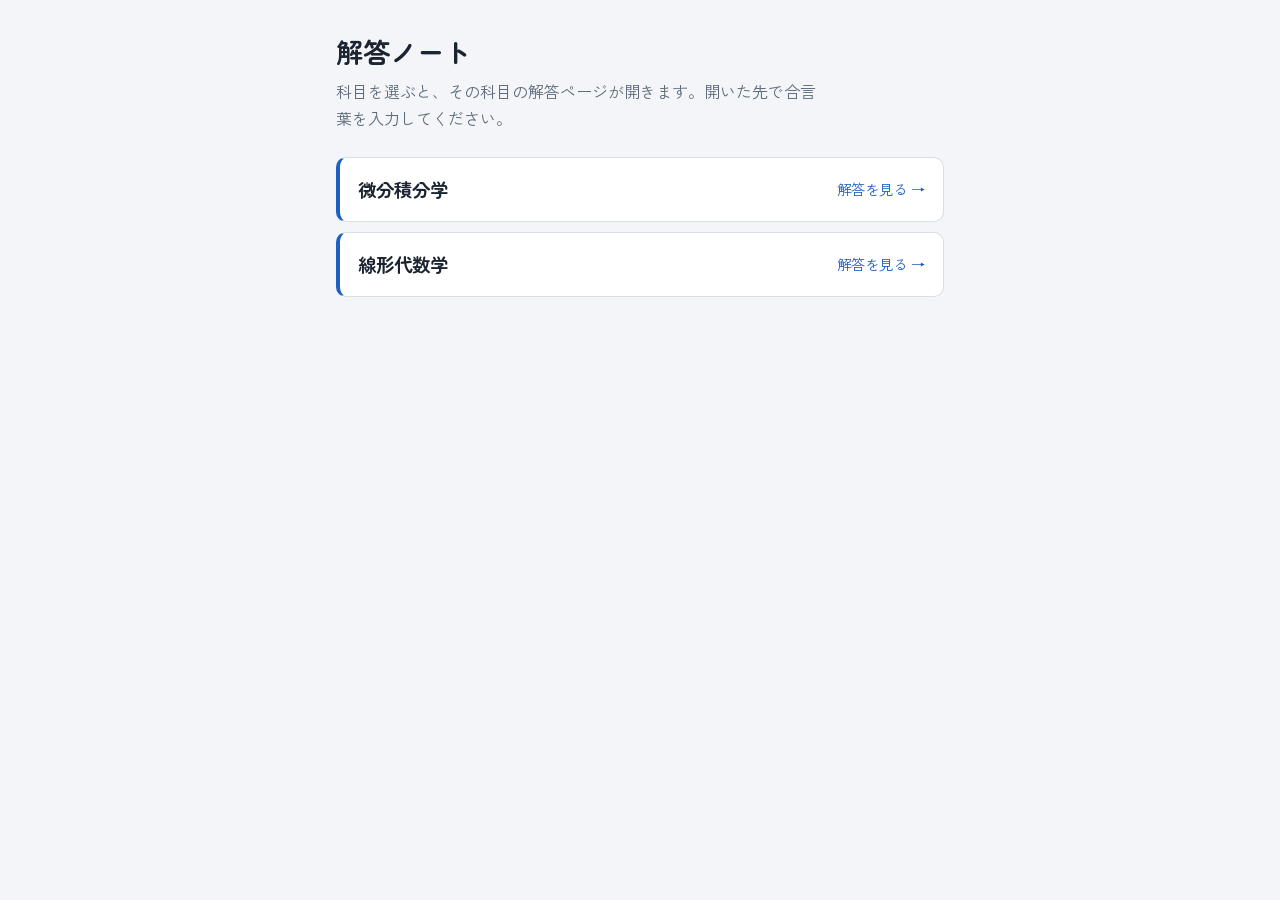
<file: index.html>
<!DOCTYPE html>
<html lang="ja">
<head>
<meta charset="utf-8">
<meta name="viewport" content="width=device-width, initial-scale=1">
<title>解答ノート</title>
<link rel="preconnect" href="https://fonts.googleapis.com">
<link rel="preconnect" href="https://fonts.gstatic.com" crossorigin>
<link href="https://fonts.googleapis.com/css2?family=Zen+Kaku+Gothic+New:wght@400;500;700&family=Zen+Maru+Gothic:wght@500;700&display=swap" rel="stylesheet">
<link rel="stylesheet" href="assets/style.css">
</head>
<body>
<div class="page">
  <h1>解答ノート</h1>
  <p class="lead">科目を選ぶと、その科目の解答ページが開きます。開いた先で合言葉を入力してください。</p>
  <ul class="subjects" id="list">
    <li class="empty">読み込み中…</li>
  </ul>
</div>
<script src="assets/common.js"></script>
<script>
(function () {
  "use strict";
  var h = NK.h, list = document.getElementById("list");

  function show(items) {
    list.textContent = "";
    if (!items.length) {
      list.appendChild(h("li", { class: "empty", text: "まだ科目が登録されていません。" }));
      return;
    }
    items.forEach(function (s) {
      list.appendChild(h("li", { class: "subject" },
        h("a", { href: "subject.html?s=" + encodeURIComponent(s.id) },
          h("span", { class: "name", text: s.name }),
          h("span", { class: "go", text: "解答を見る →" }))));
    });
  }

  if (!NK.supported()) {
    list.textContent = "";
    list.appendChild(h("li", { class: "empty", text: "このブラウザでは表示できません。Chrome、Safari、Edge などの新しいブラウザで開いてください。" }));
    return;
  }
  NK.loadSubjects().then(show, function () { show([]); });
})();
</script>
</body>
</html>
</file>
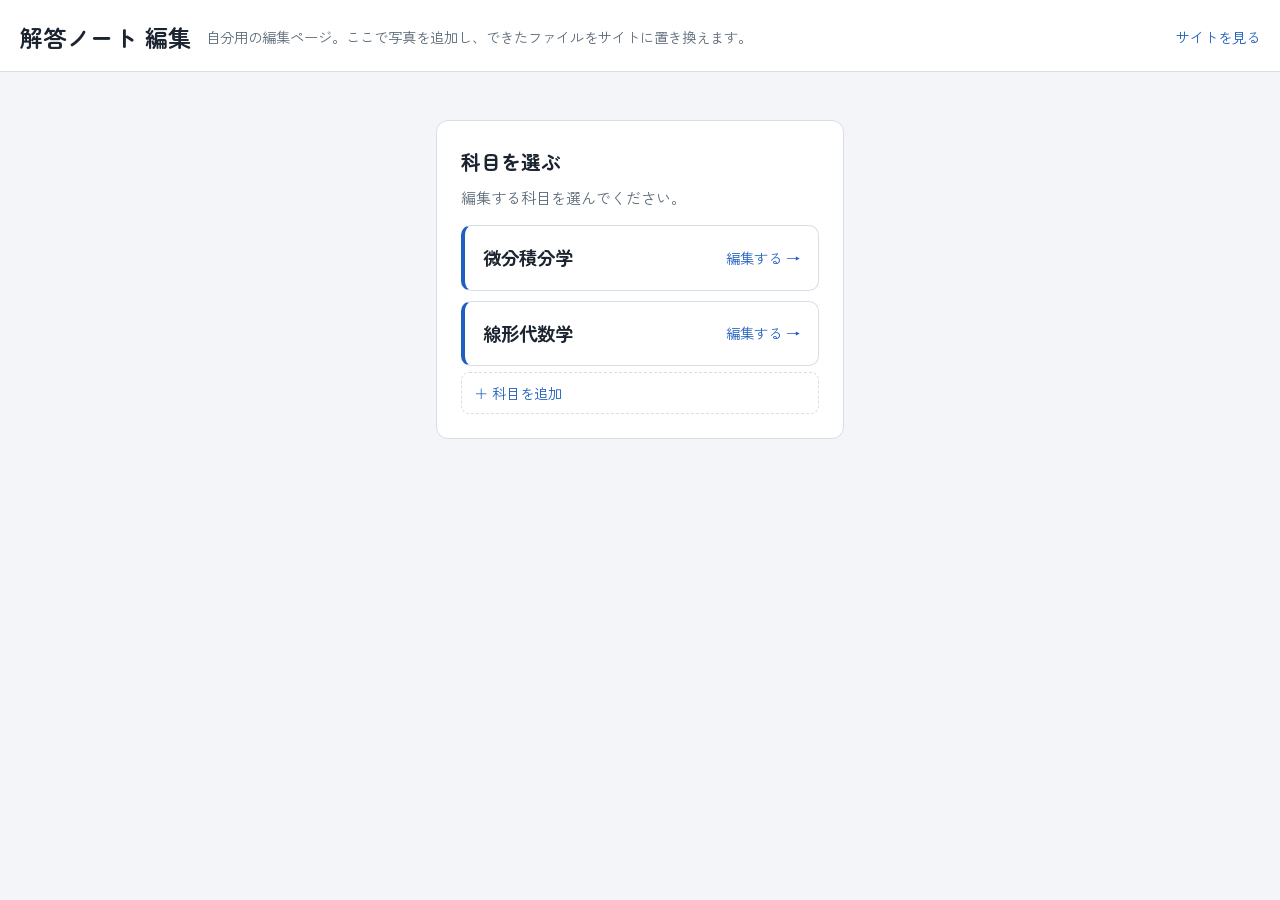
<file: editor.html>
<!DOCTYPE html>
<html lang="ja">
<head>
<meta charset="utf-8">
<meta name="viewport" content="width=device-width, initial-scale=1">
<title>解答ノート 編集</title>
<link rel="preconnect" href="https://fonts.googleapis.com">
<link rel="preconnect" href="https://fonts.gstatic.com" crossorigin>
<link href="https://fonts.googleapis.com/css2?family=Zen+Kaku+Gothic+New:wght@400;500;700&family=Zen+Maru+Gothic:wght@500;700&display=swap" rel="stylesheet">
<link rel="stylesheet" href="assets/style.css">
</head>
<body>
<header class="top">
  <h1 id="title">解答ノート 編集</h1>
  <p>自分用の編集ページ。ここで写真を追加し、できたファイルをサイトに置き換えます。</p>
  <span class="tag" id="tag" hidden>編集中</span>
  <a class="home" href="index.html">サイトを見る</a>
</header>

<div class="gate" id="gate"></div>

<div class="shell" id="shell" hidden>
  <div>
    <button class="navtoggle" id="navtoggle" type="button" aria-expanded="false" aria-controls="nav">
      <span id="navlabel">単元</span><span>切り替える</span>
    </button>
    <nav id="nav" aria-label="単元"></nav>
  </div>
  <main id="main"></main>
</div>

<input type="file" id="pick" accept="image/*" hidden>

<script src="assets/common.js"></script>
<script src="assets/zip.js"></script>
<script src="assets/editor.js"></script>
</body>
</html>
</file>
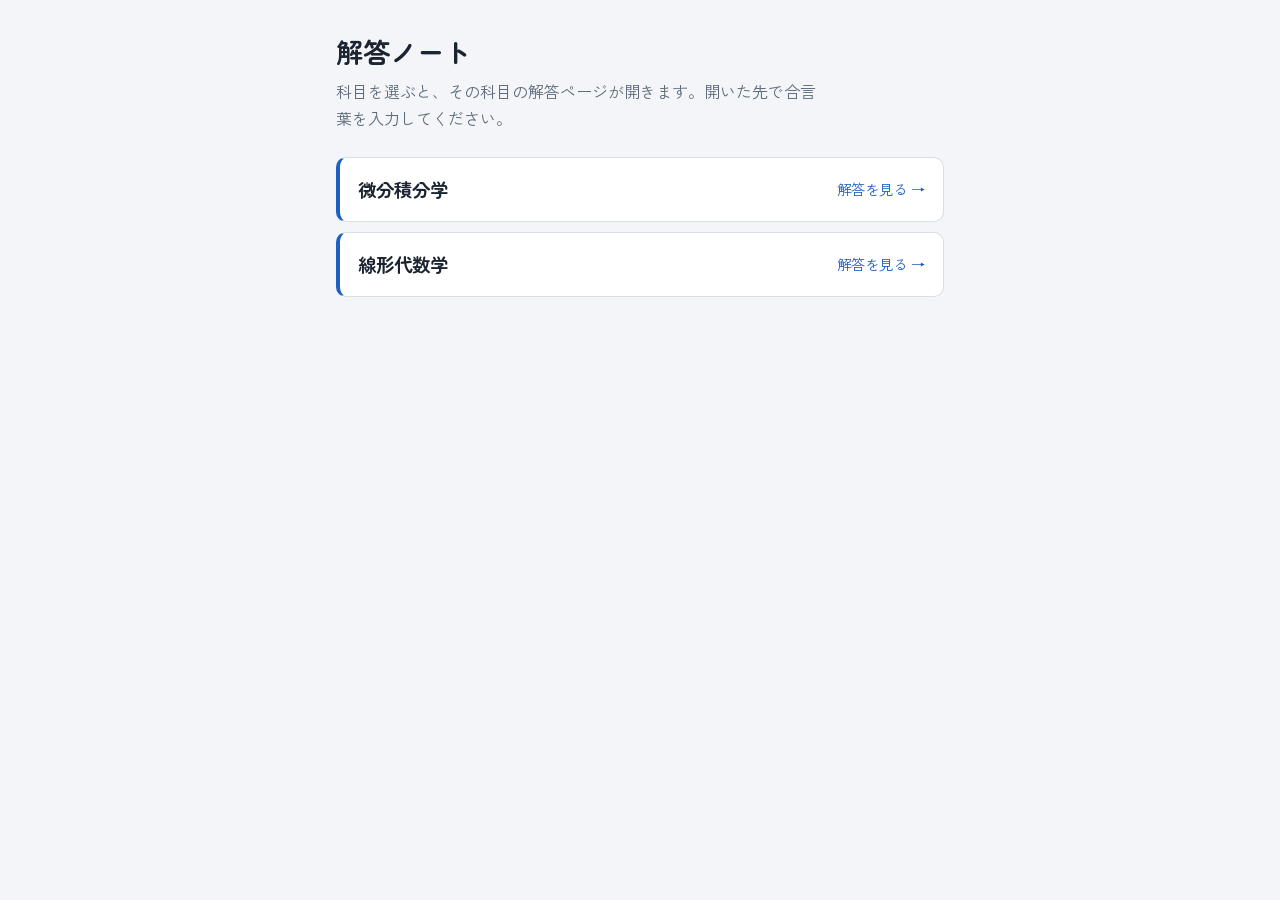
<file: subject.html>
<!DOCTYPE html>
<html lang="ja">
<head>
<meta charset="utf-8">
<meta name="viewport" content="width=device-width, initial-scale=1">
<title>解答ノート</title>
<link rel="preconnect" href="https://fonts.googleapis.com">
<link rel="preconnect" href="https://fonts.gstatic.com" crossorigin>
<link href="https://fonts.googleapis.com/css2?family=Zen+Kaku+Gothic+New:wght@400;500;700&family=Zen+Maru+Gothic:wght@500;700&display=swap" rel="stylesheet">
<link rel="stylesheet" href="assets/style.css">
</head>
<body>
<header class="top">
  <h1 id="title">解答ノート</h1>
  <p>単元ごとの解答写真。合言葉を知っている人だけが見られます。</p>
  <a class="home" href="index.html">← 科目一覧へ</a>
</header>

<div class="gate" id="gate"></div>

<div class="shell" id="shell" hidden>
  <div>
    <button class="navtoggle" id="navtoggle" type="button" aria-expanded="false" aria-controls="nav">
      <span id="navlabel">単元</span><span>切り替える</span>
    </button>
    <nav id="nav" aria-label="単元"></nav>
  </div>
  <main id="main"></main>
</div>

<script src="assets/common.js"></script>
<script src="assets/reader.js"></script>
</body>
</html>
</file>
<file: assets/style.css>
/* 解答ノート — 配色はノートの紙に青ボールペン（操作）と赤ペン（修正あり）。
   レイアウト: 科目ページは左に単元の目次、右に解答を縦に並べる。 */
:root{
  --bg:#f3f5f8;
  --surface:#ffffff;
  --ink:#1b2430;
  --muted:#5d6b7a;
  --line:#d8dee6;
  --accent:#1f5fbf;
  --accent-soft:#e6eefb;
  --mark:#c4352b;
  --mark-soft:#fbe9e7;
  --font-display:"Zen Maru Gothic","Hiragino Maru Gothic ProN","Yu Gothic",sans-serif;
  --font-body:"Zen Kaku Gothic New","Hiragino Kaku Gothic ProN","Yu Gothic","Meiryo",sans-serif;
  color-scheme:light;
}
@media (prefers-color-scheme: dark){
  :root:not([data-theme="light"]){
    --bg:#12161c;--surface:#1a2029;--ink:#e6ebf1;--muted:#97a4b3;--line:#2d3743;
    --accent:#77adff;--accent-soft:#1d2c44;--mark:#ff8376;--mark-soft:#3a211f;
    color-scheme:dark;
  }
}
:root[data-theme="dark"]{
  --bg:#12161c;--surface:#1a2029;--ink:#e6ebf1;--muted:#97a4b3;--line:#2d3743;
  --accent:#77adff;--accent-soft:#1d2c44;--mark:#ff8376;--mark-soft:#3a211f;
  color-scheme:dark;
}
*{box-sizing:border-box}
html,body{margin:0}
body{background:var(--bg);color:var(--ink);font-family:var(--font-body);font-size:16px;line-height:1.7}
button,input,textarea{font:inherit;color:inherit}
button{cursor:pointer}
a{color:var(--accent)}
:focus-visible{outline:2px solid var(--accent);outline-offset:2px}
[hidden]{display:none !important}

/* ヘッダー */
.top{display:flex;flex-wrap:wrap;align-items:center;gap:6px 14px;padding:18px 20px 14px;border-bottom:1px solid var(--line);background:var(--surface)}
.top h1{font-family:var(--font-display);font-size:1.45rem;margin:0;letter-spacing:.02em}
.top p{margin:0;color:var(--muted);font-size:.9rem;flex:1 1 220px}
.top .home{font-size:.9rem;text-decoration:none;white-space:nowrap}
.tag{font-size:.8rem;padding:2px 10px;border-radius:999px;border:1px solid var(--accent);color:var(--accent);white-space:nowrap}
.tag.warn{border-color:var(--mark);color:var(--mark)}

/* ホーム（科目一覧） */
.page{max-width:640px;margin:0 auto;padding:28px 16px 48px}
.page h1{font-family:var(--font-display);font-size:1.7rem;margin:0 0 4px}
.lead{margin:0 0 24px;color:var(--muted);max-width:60ch}
.subjects{list-style:none;margin:0;padding:0;display:flex;flex-direction:column;gap:10px}
.subject{background:var(--surface);border:1px solid var(--line);border-left:4px solid var(--accent);border-radius:10px}
.subject a{display:flex;align-items:center;gap:12px;padding:16px 18px;color:inherit;text-decoration:none}
.subject a:hover{background:var(--accent-soft);border-radius:0 10px 10px 0}
.subject .name{flex:1;min-width:0;font-family:var(--font-display);font-size:1.15rem;font-weight:700;overflow-wrap:anywhere}
.subject .go{color:var(--accent);font-size:.9rem;white-space:nowrap}

/* 合言葉の入力 */
.gate{max-width:440px;margin:48px auto;padding:0 16px}
.gate .card{background:var(--surface);border:1px solid var(--line);border-radius:12px;padding:24px}
.gate h2{font-family:var(--font-display);font-size:1.25rem;margin:0 0 6px}
.gate p{margin:0 0 14px;color:var(--muted);font-size:.95rem}
.gate .err{color:var(--mark);font-weight:700;margin:10px 0 0;min-height:1.7em}

/* 科目ページ本体 */
.shell{display:grid;grid-template-columns:260px minmax(0,1fr);gap:24px;max-width:1180px;margin:0 auto;padding:20px}
.navtoggle{display:none}
.course-head{display:flex;align-items:center;gap:4px;padding:0 4px 4px;border-bottom:2px solid var(--ink)}
.course-head h2{font-family:var(--font-display);font-size:1rem;margin:0;flex:1;min-width:0}
.units{list-style:none;margin:6px 0 0;padding:0;display:flex;flex-direction:column;gap:2px}
.unit{width:100%;display:flex;align-items:center;gap:8px;text-align:left;background:none;border:0;border-radius:6px;padding:7px 10px}
.unit:hover{background:var(--accent-soft)}
.unit[aria-current="true"]{background:var(--accent);color:var(--surface);font-weight:700}
.unit .name{flex:1;min-width:0;overflow-wrap:anywhere}
.unit .n{font-size:.8rem;font-variant-numeric:tabular-nums;opacity:.75}
.unit .new{font-size:.7rem;font-weight:700;color:var(--mark);background:var(--mark-soft);border-radius:999px;padding:0 7px}
.unit[aria-current="true"] .new{background:var(--surface)}
.side-tools{margin-top:22px;padding-top:12px;border-top:1px solid var(--line);display:flex;flex-direction:column;gap:6px;align-items:flex-start}
.meter{font-size:.82rem;color:var(--muted);font-variant-numeric:tabular-nums;width:100%}

.unit-title{display:flex;flex-wrap:wrap;align-items:flex-end;gap:10px 16px;margin-bottom:16px}
.unit-title .crumb{font-size:.85rem;color:var(--muted);margin:0}
.unit-title h2{font-family:var(--font-display);font-size:1.6rem;line-height:1.3;margin:0;text-wrap:balance}
.unit-title .grow{flex:1 1 260px;min-width:0}
.meta{font-size:.85rem;color:var(--muted);font-variant-numeric:tabular-nums;margin:2px 0 0}

.answers{display:flex;flex-direction:column;gap:20px}
.answer{background:var(--surface);border:1px solid var(--line);border-radius:10px;padding:16px;max-width:860px}
.answer.revised{border-left:4px solid var(--mark)}
.answer-head{display:flex;flex-wrap:wrap;align-items:baseline;gap:4px 12px;margin-bottom:10px}
.answer-head h3{font-family:var(--font-display);font-size:1.15rem;margin:0;overflow-wrap:anywhere}
.stamp{font-size:.82rem;color:var(--muted);font-variant-numeric:tabular-nums}
.badge{font-size:.75rem;font-weight:700;color:var(--mark);background:var(--mark-soft);border-radius:999px;padding:1px 9px}
.photos{display:flex;flex-direction:column;gap:10px}
.photo{margin:0}
.photo .view{display:block;width:100%;min-height:72px;padding:0;border:1px solid var(--line);border-radius:6px;background:var(--bg);overflow:hidden;cursor:zoom-in}
.photo img{display:block;max-width:100%;width:100%;height:auto}
.photo .tools{display:flex;gap:4px;justify-content:flex-end;margin-top:2px}
.note{margin:10px 0 0;white-space:pre-wrap;overflow-wrap:anywhere;max-width:65ch}
.answer-tools{display:flex;flex-wrap:wrap;gap:4px;margin-top:10px;padding-top:8px;border-top:1px solid var(--line)}

.empty{background:var(--surface);border:1px dashed var(--line);border-radius:10px;padding:26px 20px;color:var(--muted);max-width:860px}
.empty strong{color:var(--ink);display:block;font-family:var(--font-display);font-size:1.05rem;margin-bottom:4px}

/* ボタン */
.primary{background:var(--accent);color:var(--surface);border:0;border-radius:8px;padding:9px 16px;font-weight:700}
.primary:hover{filter:brightness(1.08)}
.primary.danger{background:var(--mark)}
.ghost{background:none;border:1px solid var(--line);border-radius:8px;padding:8px 14px}
.ghost:hover{border-color:var(--accent);color:var(--accent)}
.icon{background:none;border:0;border-radius:6px;padding:4px 7px;color:var(--muted);font-size:.8rem;white-space:nowrap}
.icon:hover{background:var(--accent-soft);color:var(--accent)}
.icon.danger:hover{background:var(--mark-soft);color:var(--mark)}
.add{display:block;width:100%;text-align:left;background:none;border:1px dashed var(--line);border-radius:8px;padding:8px 12px;color:var(--accent);font-size:.9rem;margin-top:6px}
.add:hover{background:var(--accent-soft);border-color:var(--accent)}

/* ダイアログ */
dialog{border:1px solid var(--line);border-radius:12px;background:var(--surface);color:var(--ink);padding:20px;width:min(460px,calc(100vw - 32px))}
dialog::backdrop{background:rgba(10,14,20,.55)}
dialog h2{font-family:var(--font-display);font-size:1.15rem;margin:0 0 10px}
dialog p{margin:0 0 12px;color:var(--muted)}
.field{display:flex;flex-direction:column;gap:4px;margin-bottom:12px}
.field label{font-size:.85rem;font-weight:700}
.field input,.field textarea{background:var(--bg);border:1px solid var(--line);border-radius:6px;padding:8px 10px;width:100%}
.field textarea{min-height:84px;resize:vertical}
.field small{color:var(--muted)}
.dialog-actions{display:flex;justify-content:flex-end;gap:8px;margin-top:4px}

dialog.lightbox{width:100vw;height:100%;max-width:100vw;max-height:100%;border:0;border-radius:0;padding:0;background:rgba(10,14,20,.92)}
dialog.lightbox .stage{width:100%;height:100%;overflow:auto;display:flex}
dialog.lightbox img{margin:auto;max-width:100%;max-height:100%;cursor:zoom-in}
dialog.lightbox.zoom img{max-width:none;max-height:none;cursor:zoom-out}
dialog.lightbox .close{position:fixed;top:12px;right:12px;background:#fff;color:#111;border:0;border-radius:999px;padding:6px 14px;font-weight:700}

/* 保存バーと進行状況 */
#savebar{position:fixed;left:0;right:0;bottom:0;display:flex;flex-wrap:wrap;align-items:center;justify-content:center;gap:8px 16px;padding:10px 16px;background:var(--surface);border-top:2px solid var(--mark);z-index:5}
#savebar span{font-weight:700}
body.has-savebar{padding-bottom:76px}
#nk-busy{position:fixed;left:50%;bottom:20px;transform:translateX(-50%);background:var(--ink);color:var(--bg);border-radius:999px;padding:8px 18px;font-size:.9rem;max-width:calc(100vw - 32px);z-index:10}
#nk-busy.err{background:var(--mark);color:#fff;border-radius:12px}
body.has-savebar #nk-busy{bottom:76px}

@media (max-width:760px){
  .shell{grid-template-columns:minmax(0,1fr);gap:14px;padding:16px}
  .navtoggle{display:flex;align-items:center;justify-content:space-between;gap:8px;width:100%;background:var(--surface);border:1px solid var(--line);border-radius:8px;padding:10px 14px;text-align:left}
  .navtoggle span:last-child{color:var(--accent);font-size:.85rem;white-space:nowrap}
  nav{display:none;margin-top:12px}
  nav.open{display:block}
  .unit-title h2{font-size:1.35rem}
}
@media (prefers-reduced-motion:no-preference){
  .unit,.icon,.add,.ghost{transition:background-color .12s,color .12s,border-color .12s}
}
</file>
